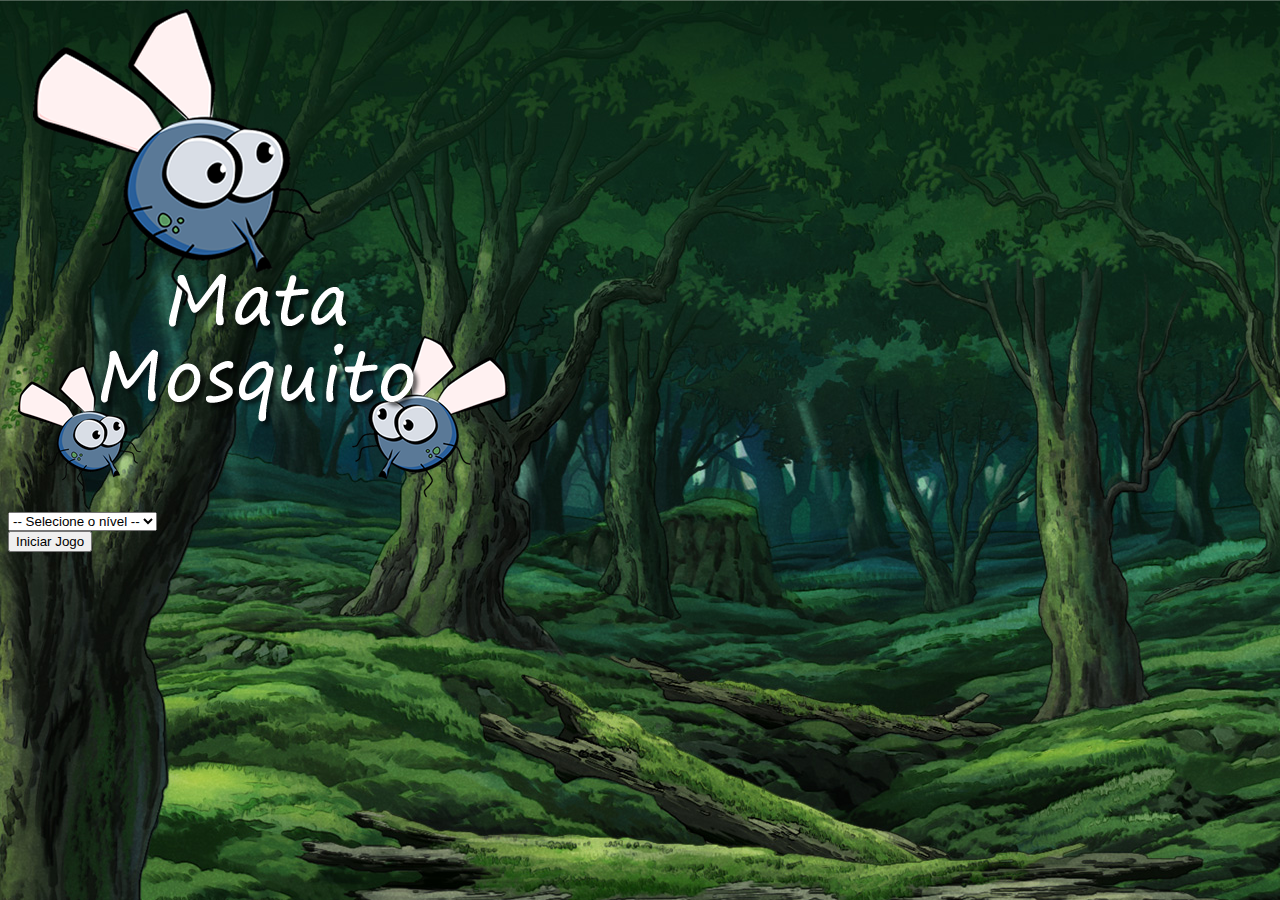
<file: index.html>
<!DOCTYPE html>
<html>
	<head>
		<meta charset="utf-8">
		<title></title>

		<!-- CSS only -->
		<link href="https://cdn.jsdelivr.net/npm/bootstrap@5.2.0-beta1/dist/css/bootstrap.min.css" rel="stylesheet" 
		integrity="sha384-0evHe/X+R7YkIZDRvuzKMRqM+OrBnVFBL6DOitfPri4tjfHxaWutUpFmBp4vmVor" crossorigin="anonymous">

		<link rel="stylesheet" href="estilo.css">

		<script>
			function iniciarJogo() {
				var nivel = document.getElementById('nivel').value

				if(nivel === ''){
					alert('É preciso selecionar um nível')
					return false
				}

				window.location.href = "app.html?" + nivel

			}
		</script>

	</head>
	<body>

		<div class="container">
			<div class="row">
				<div class="col">
					<div class="d-flex justify-content-center">
						<img src="imagens/game.png" />
					</div>
				</div>
			</div>

			<div class="row">
				<div class="col">
					<div class="d-flex justify-content-center">
						<div class="mb-2">
							<select class="form-control" id="nivel">
								<option value="">-- Selecione o nível --</option>
								<option value="normal">Normal</option>
								<option value="dificil">Difícil</option>
								<option value="alien">Alien</option>
							</select>
						</div>
					</div>
				</div>
			</div>


			<div class="row">
				<div class="col">
					<div class="d-flex justify-content-center">
						<button type="button" class="btn btn-danger btn-lg"
						 onclick="iniciarJogo()">Iniciar Jogo</button>
					</div>
				</div>
			</div>


		</div>

	</body>
</html>
</file>
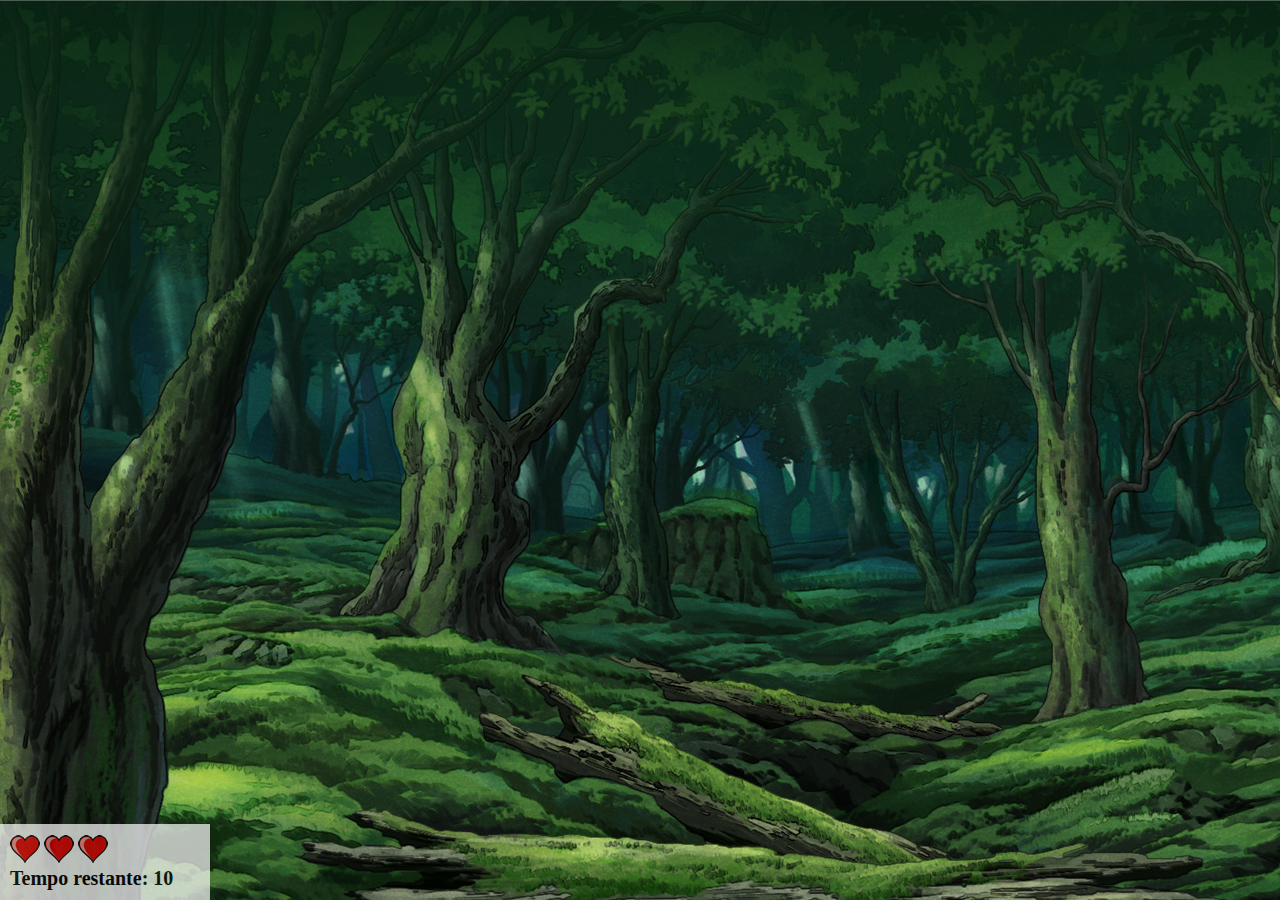
<file: app.html>
<!DOCTYPE html>
<html>
	<head>
		<meta charset="utf-8">
		<title></title>

		<link rel="stylesheet" href="estilo.css" />
		<script src="jogo.js"></script>
		
	</head>

	<body onresize="ajustaTamanhoPalcoJogo()">

		<div class="painel">
			<div class="vidas">
				<img id="v1" src="imagens/coracao_cheio.png" />
				<img id="v2" src="imagens/coracao_cheio.png" />
				<img id="v3" src="imagens/coracao_cheio.png" />
			</div>

			<div class="cronometro"> Tempo restante: <span id="cronometro"></span></div>
		</div>

		<script>

			document.getElementById('cronometro').innerHTML = tempo 

			var criaMosquito = setInterval(function() {
				posicaoRandomica()
			}, criaMosquitoTempo)

		</script>

	</body>
</html>
</file>
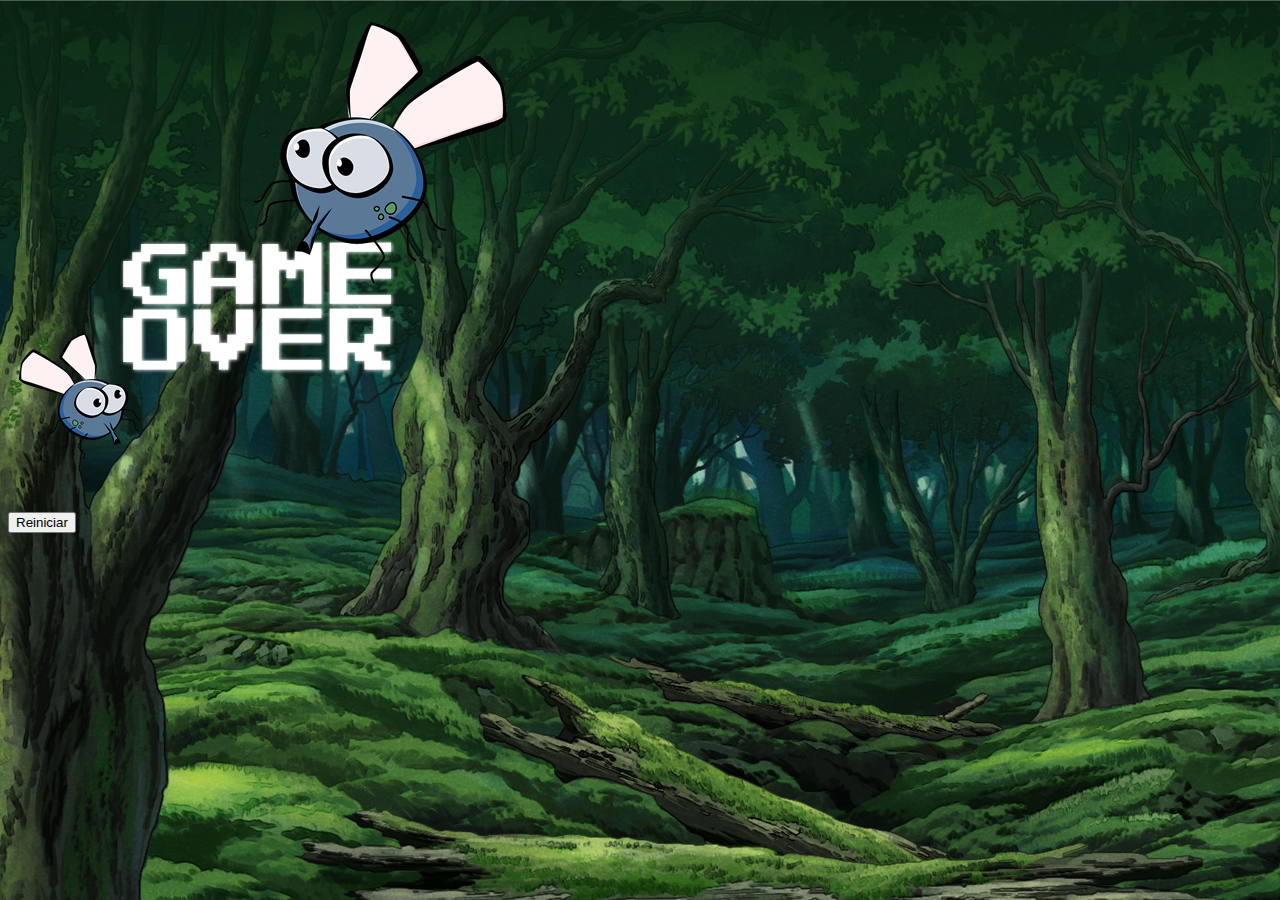
<file: fim_de_jogo.html>
<!DOCTYPE html>
<html>
	<head>
		<meta charset="utf-8">
		<title></title>

		<!-- CSS only -->
		<link href="https://cdn.jsdelivr.net/npm/bootstrap@5.2.0-beta1/dist/css/bootstrap.min.css" rel="stylesheet" 
		integrity="sha384-0evHe/X+R7YkIZDRvuzKMRqM+OrBnVFBL6DOitfPri4tjfHxaWutUpFmBp4vmVor" crossorigin="anonymous">

		<link rel="stylesheet" href="estilo.css">

	</head>
	<body>

		<div class="container">
			<div class="row">
				<div class="col">
					<div class="d-flex justify-content-center">
						<img src="imagens/game_over.png" />
					</div>
				</div>
			</div>


			<div class="row">
				<div class="col">
					<div class="d-flex justify-content-center">
						<button type="button" class="btn btn-dark btn-lg"
						 onclick="window.location.href = 'index.html' ">Reiniciar</button>
					</div>
				</div>
			</div>


		</div>

	</body>
</html>
</file>
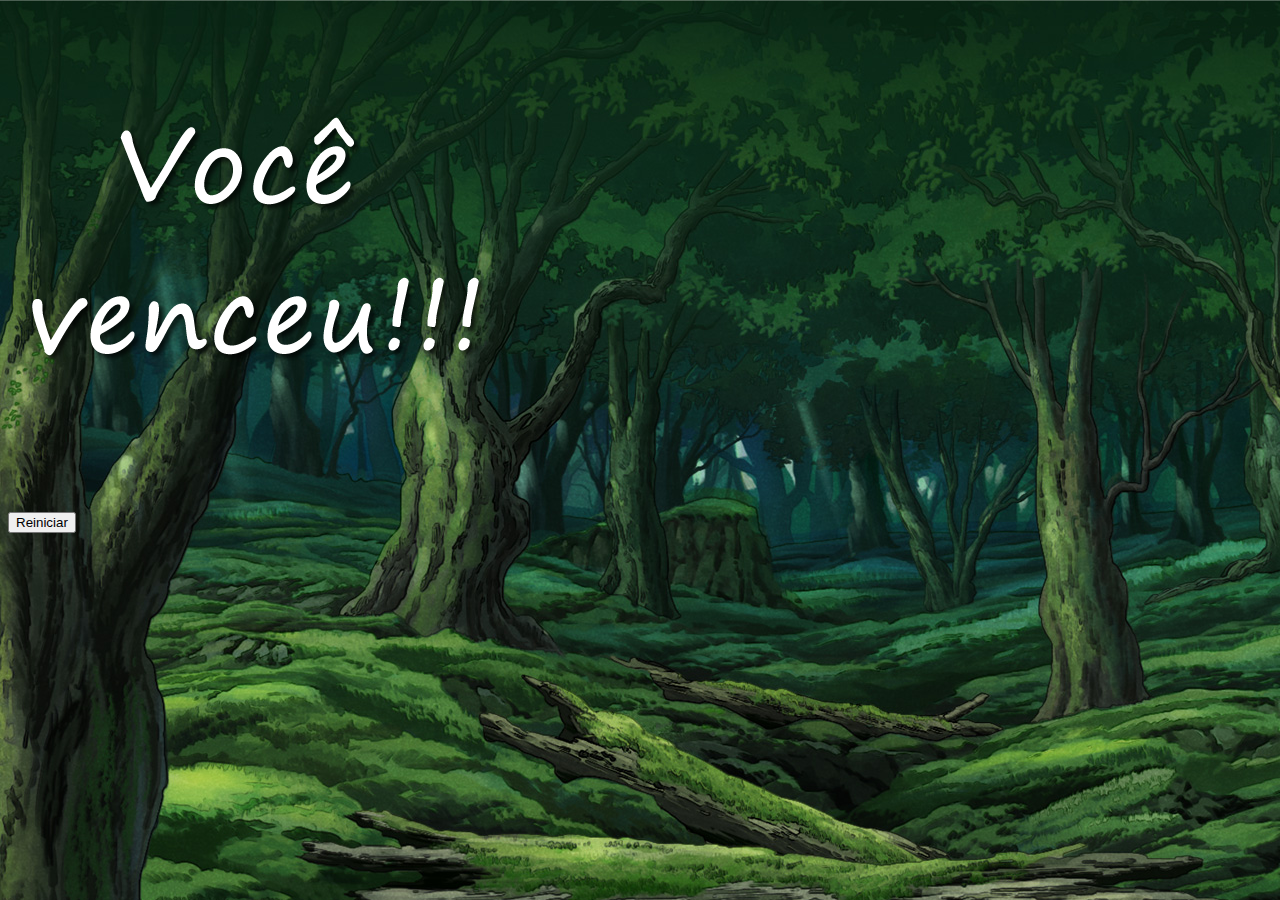
<file: vitoria.html>
<!DOCTYPE html>
<html>
	<head>
		<meta charset="utf-8">
		<title></title>

		<!-- CSS only -->
		<link href="https://cdn.jsdelivr.net/npm/bootstrap@5.2.0-beta1/dist/css/bootstrap.min.css" rel="stylesheet" 
		integrity="sha384-0evHe/X+R7YkIZDRvuzKMRqM+OrBnVFBL6DOitfPri4tjfHxaWutUpFmBp4vmVor" crossorigin="anonymous">

		<link rel="stylesheet" href="estilo.css">

	</head>
	<body>

		<div class="container">
			<div class="row">
				<div class="col">
					<div class="d-flex justify-content-center">
						<img src="imagens/vitoria.png" />
					</div>
				</div>
			</div>


			<div class="row">
				<div class="col">
					<div class="d-flex justify-content-center">
						<button type="button" class="btn btn-dark btn-lg"
						 onclick="window.location.href = 'index.html' ">Reiniciar</button>
					</div>
				</div>
			</div>


		</div>

	</body>
</html>
</file>
<file: estilo.css>
html {
	cursor:  url(imagens/mata_mosquito.png) 30 30, auto;

}

body {
	background-image: url(imagens/bg.jpg);
	background-repeat: no-repeat;
}

.mosquito1 {
	width: 50px;
	height: 50px;
}

.mosquito2 {
	width: 70px;
	height: 70px;
}

.mosquito3 {
	width: 90px;
	height: 90px;
}

.ladoA {
	transform: scaleX(1);      // n faz nada é oque ja estava definido
}

.ladoB {
	transform: scaleX(-1);
}

.painel {
	position: absolute;
	width: 190px;
	padding: 10px;
	left: 0px;
	bottom: 0px;
	border-top: solid 1px #fff;
	background-color: #fff;
	opacity: 0.7;

}

.vidas {
	float: left;
}

.cronometro {
	float: left;
	font-size: 20px;
	font-weight: bold;
}
</file>
